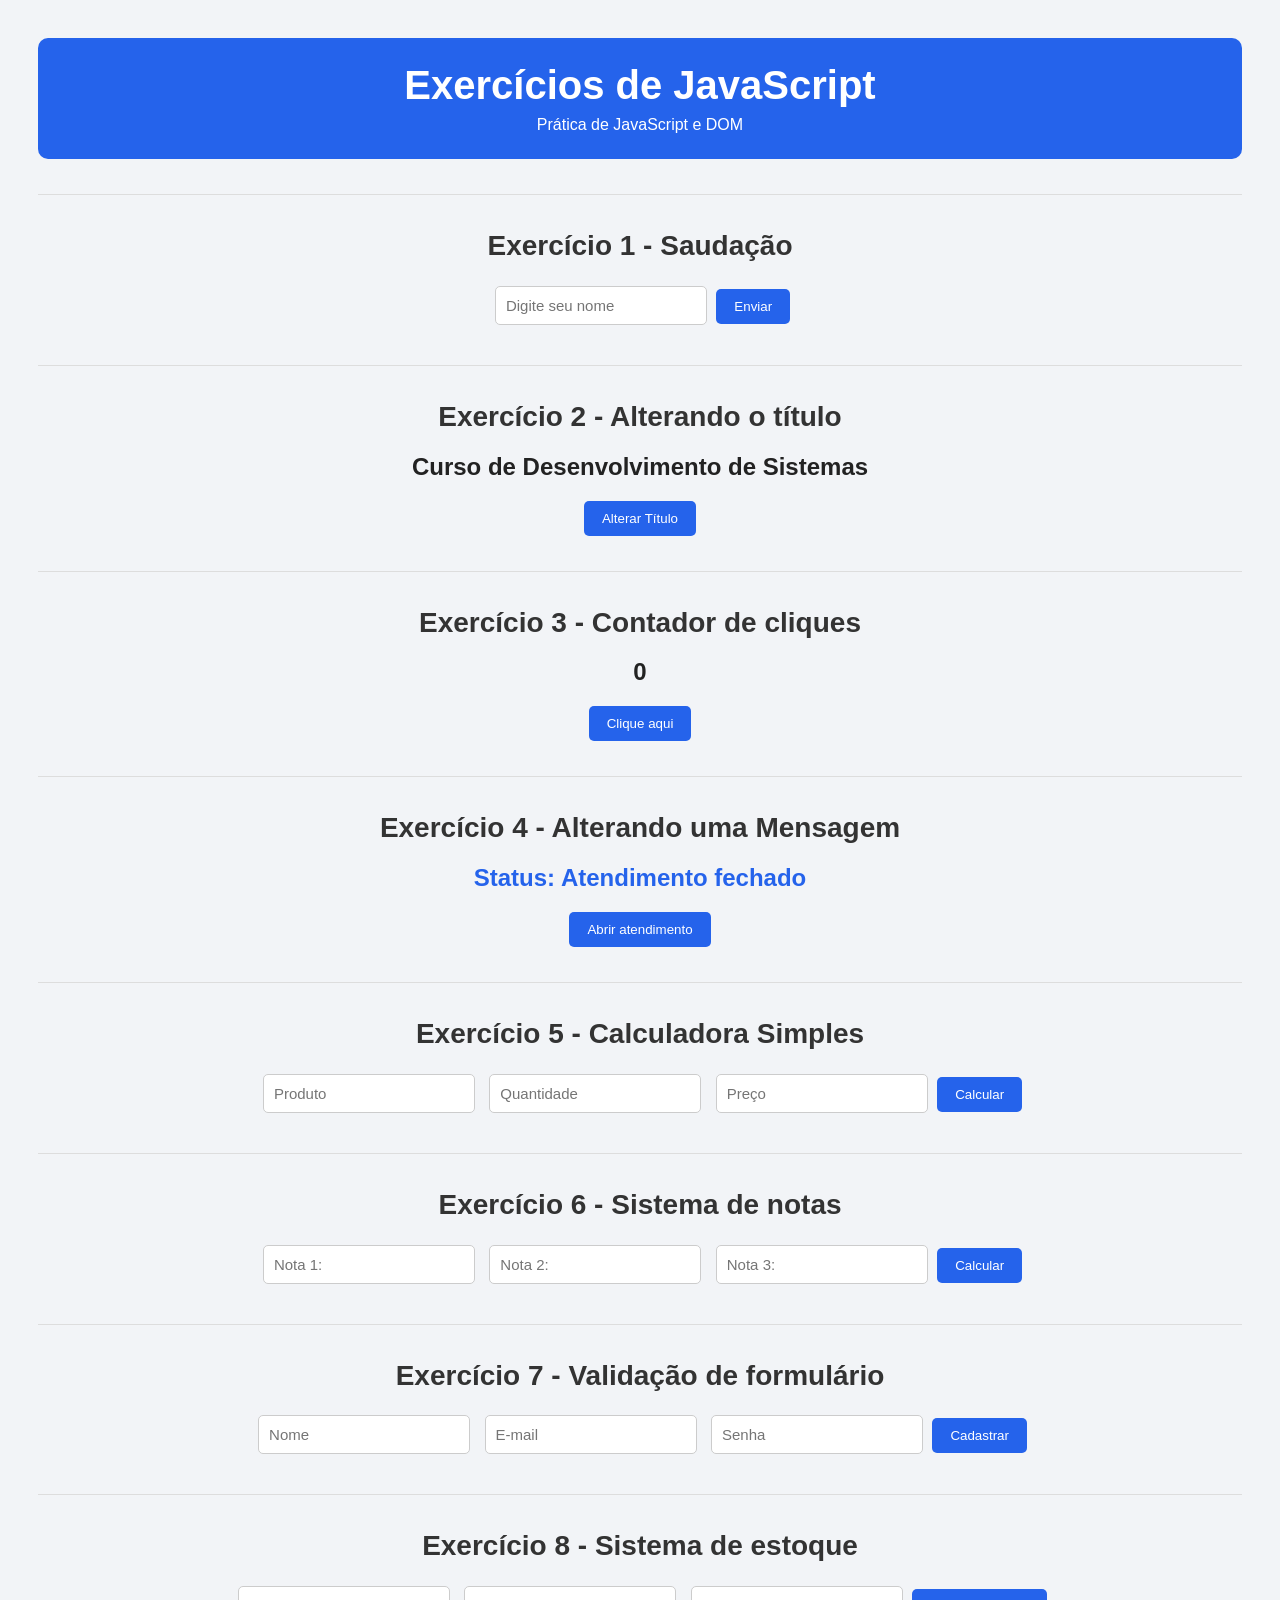
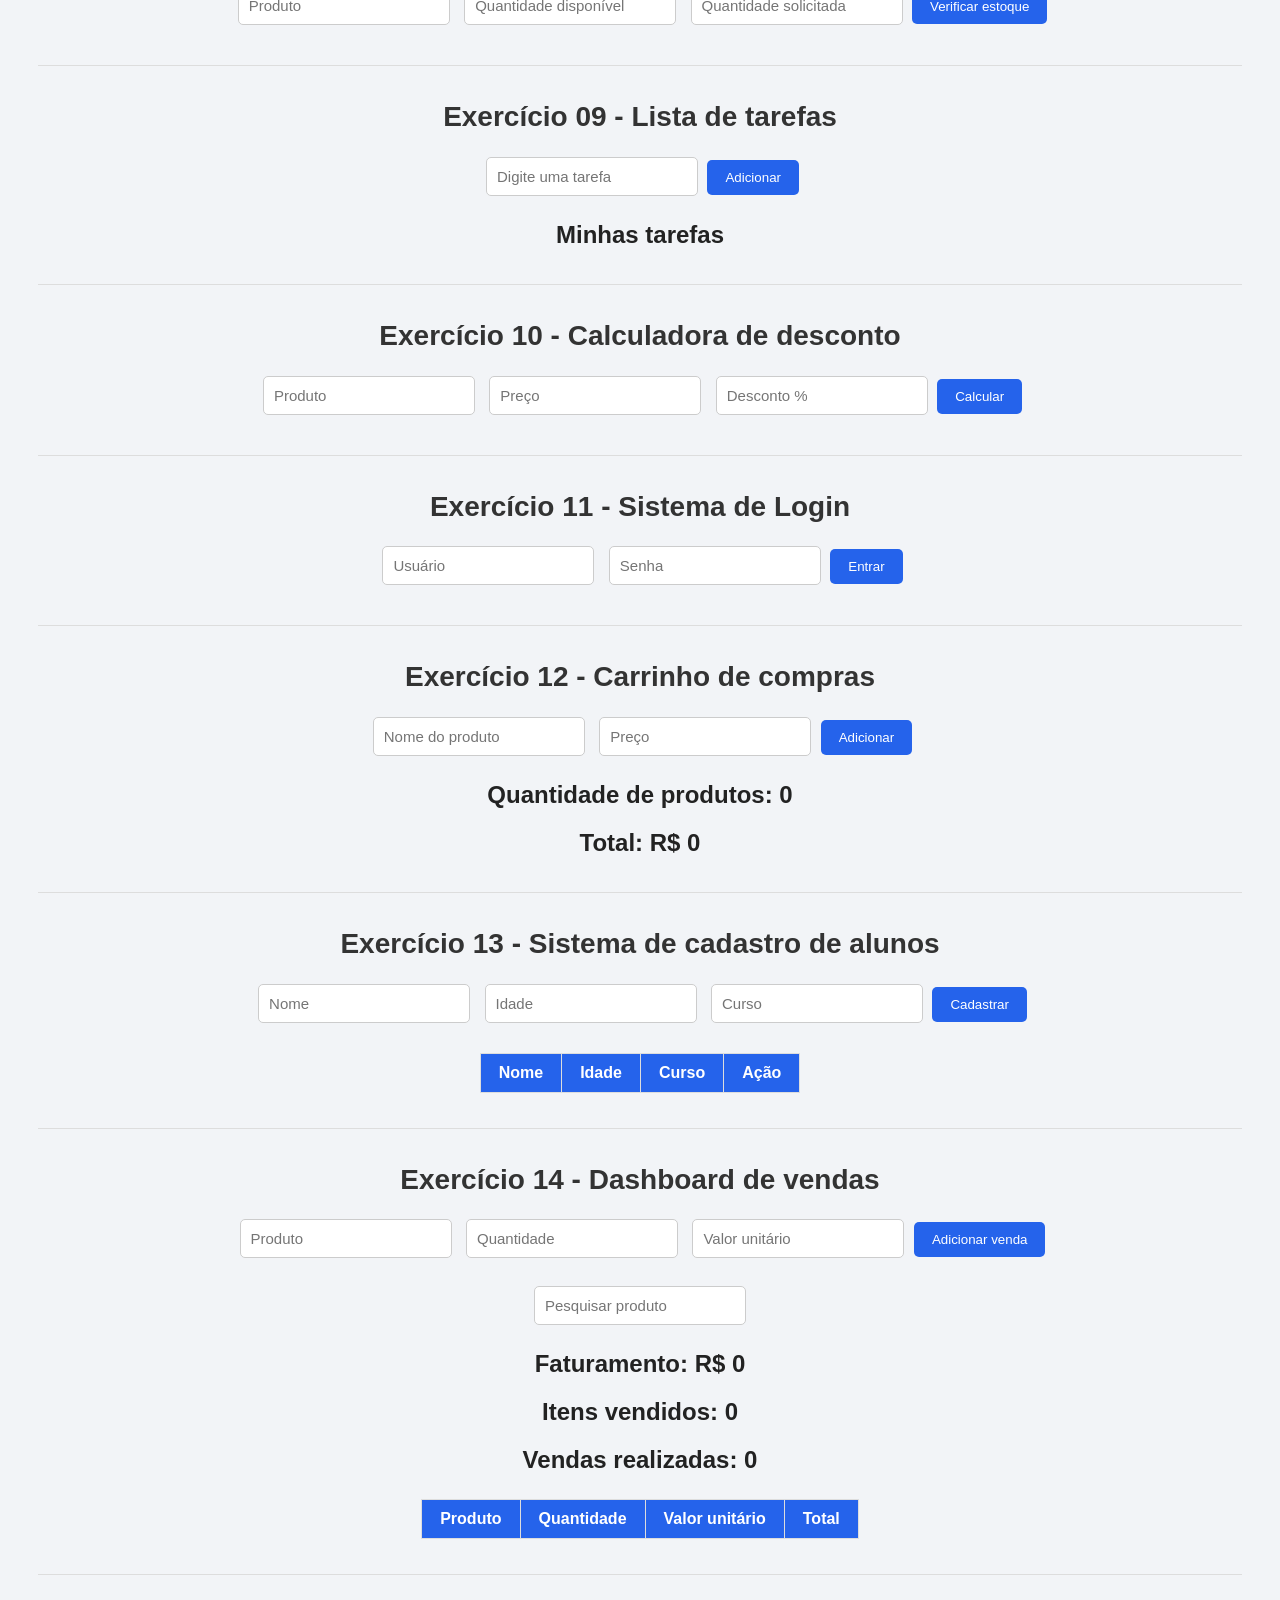
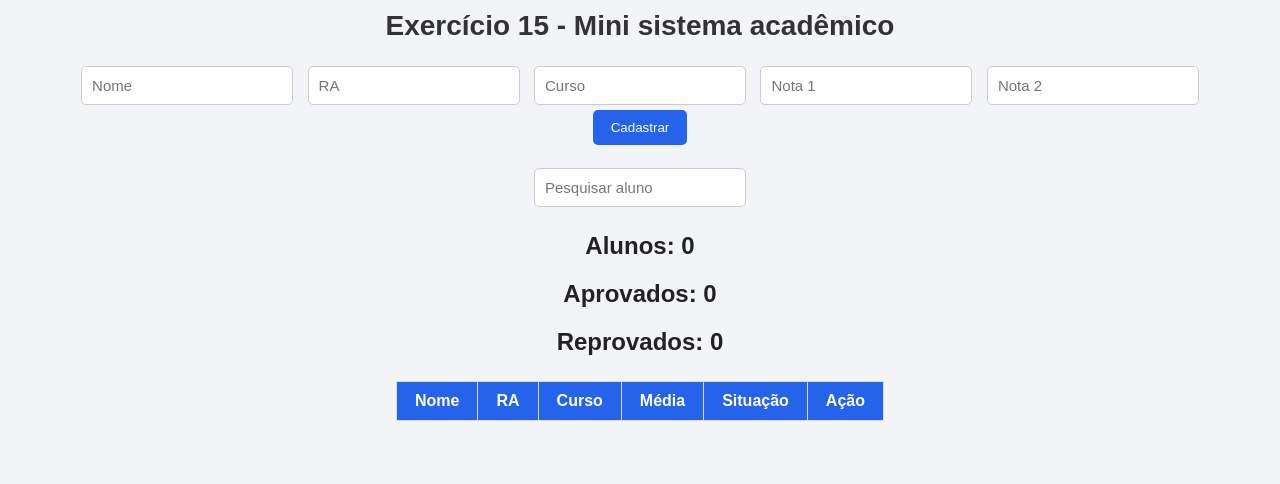
<file: index.html>
<!DOCTYPE html>
<html lang="en">
<head>
    <meta charset="UTF-8">
    <meta name="viewport" content="width=device-width, initial-scale=1.0">
    <title>EXERCÍCIOS DE JS</title>
    <link rel="stylesheet" href="style.css">
</head>
<body>

    <header class="cabecalho">
    <h1>Exercícios de JavaScript</h1>
    <p>Prática de JavaScript e DOM</p>
</header>

    <hr>



    <h1>Exercício 1 - Saudação</h1>

    <input type="text" id="nome1" placeholder="Digite seu nome">

    <button id="botao1">Enviar</button>

    <p id="mensagem1"></p>

    <hr>



    <h1>Exercício 2 - Alterando o título</h1>

    <h2 id="titulo2">
        Curso de Desenvolvimento de Sistemas
    </h2>

    <button id="btnAlterar2">
        Alterar Título
    </button>

    <hr>



    <h1>Exercício 3 - Contador de cliques</h1>

    <h2 id="contador3">0</h2>

    <button id="btnContador3">
        Clique aqui
    </button>

    <hr>



    <h1>Exercício 4 - Alterando uma Mensagem</h1>

    <div class="mensagem"><h2 id="status4">Status: Atendimento fechado</h2>
    </div>

    <button id="abrir4">Abrir atendimento</button>

    <hr>



    <h1>Exercício 5 - Calculadora Simples</h1>

    <input type="text" id="produto5" placeholder="Produto">

    <input type="number" id="quantidade5" placeholder="Quantidade">

    <input type="number" id="preco5" placeholder="Preço">

    <button id="calcular5">Calcular</button>

    <h2 id="resultado5"></h2>

    <hr>



    <h1>Exercício 6 - Sistema de notas</h1>

    <input type="number" id="nota1_6" placeholder="Nota 1:">

    <input type="number" id="nota2_6" placeholder="Nota 2:">

    <input type="number" id="nota3_6" placeholder="Nota 3:">

    <button id="calcular6">Calcular</button>

    <h2 id="resultado6"></h2>

    <h2 id="situacao6"></h2>

    <hr>



    <h1>Exercício 7 - Validação de formulário</h1>

    <input type="text" id="nome7" placeholder="Nome">

    <input type="email" id="email7" placeholder="E-mail">

    <input type="password" id="senha7" placeholder="Senha">

    <button id="cadastrar7">Cadastrar</button>

    <h2 id="resultado7"></h2>

    <hr>



    <h1>Exercício 8 - Sistema de estoque</h1>

    <input type="text" id="produto8" placeholder="Produto">

    <input type="number" id="disponivel8" placeholder="Quantidade disponível">

    <input type="number" id="solicitada8" placeholder="Quantidade solicitada">

    <button id="verificar8">Verificar estoque</button>

    <h2 id="resultado8"></h2>

    <hr>

    <h1>Exercício 09 - Lista de tarefas</h1>

    <input type="text" id="tarefa9" placeholder="Digite uma tarefa">

    <button id="adicionar9">Adicionar</button>

    <h2>Minhas tarefas</h2>

    <ul id="lista9"></ul>

    <hr>



    <h1>Exercício 10 - Calculadora de desconto</h1>

<input type="text" id="produto10" placeholder="Produto">
<input type="number" id="preco10" placeholder="Preço">
<input type="number" id="desconto10" placeholder="Desconto %">

<button id="calcular10">Calcular</button>

<h2 id="resultadoDesconto10"></h2>

<h2 id="resultadoFinal10"></h2>

<hr>




<h1>Exercício 11 - Sistema de Login</h1>

<div id="formulario11">

    <input type="text" id="usuario11" placeholder="Usuário">
    <input type="password" id="senha11" placeholder="Senha">

    <button id="entrar11">Entrar</button>

    <h2 id="resultado11"></h2>
</div>

<div id="area11" style="display: none;">
    <h2>Bem-vindo ao sistema acadêmico!</h2>
</div>

<hr>



<h1>Exercício 12 - Carrinho de compras</h1>

<input type="text" id="produto12" placeholder="Nome do produto">
<input type="number" id="preco12" placeholder="Preço">

<button id="adicionar12">Adicionar</button>

<h2>Quantidade de produtos: <span id="quantidade12">0</span></h2>

<ul id="carrinho12"></ul>

<h2 id="total12">Total: R$ 0</h2>

<hr>


<h1>Exercício 13 - Sistema de cadastro de alunos</h1>

<input type="text" id="nome13" placeholder="Nome">
<input type="number" id="idade13" placeholder="Idade">
<input type="text" id="curso13" placeholder="Curso">

<button id="cadastrar13">Cadastrar</button>

<table border="1">

    <thead>
        <tr>
            <th>Nome</th>
            <th>Idade</th>
            <th>Curso</th>
            <th>Ação</th>
        </tr>
    </thead>

    <tbody id="tabela13"></tbody>

</table>

<hr>



<h1>Exercício 14 - Dashboard de vendas</h1>

<input type="text" id="produto14" placeholder="Produto">
<input type="number" id="quantidade14" placeholder="Quantidade">
<input type="number" id="valor14" placeholder="Valor unitário">

<button id="adicionar14">Adicionar venda</button>

<br>
<br>

<input type="text" id="pesquisa14" placeholder="Pesquisar produto">

<h2 id="faturamento14">Faturamento: R$ 0</h2>

<h2 id="itens14">Itens vendidos: 0</h2>

<h2 id="vendas14">Vendas realizadas: 0</h2>

<table border="1">

    <thead>
        <tr>
            <th>Produto</th>
            <th>Quantidade</th>
            <th>Valor unitário</th>
            <th>Total</th>
        </tr>
    </thead>

    <tbody id="tabela14"></tbody>

</table>

<hr>



<h1>Exercício 15 - Mini sistema acadêmico</h1>

<input type="text" id="nome15" placeholder="Nome">
<input type="text" id="ra15" placeholder="RA">
<input type="text" id="curso15" placeholder="Curso">
<input type="number" id="nota1_15" placeholder="Nota 1">
<input type="number" id="nota2_15" placeholder="Nota 2">

<button id="cadastrar15">Cadastrar</button>

<br>
<br>

<input type="text" id="pesquisa15" placeholder="Pesquisar aluno">

<h2 id="contadorAlunos15">Alunos: 0</h2>

<h2 id="contadorAprovados15">Aprovados: 0</h2>

<h2 id="contadorReprovados15">Reprovados: 0</h2>

<table border="1">

    <thead>

        <tr>
            <th>Nome</th>
            <th>RA</th>
            <th>Curso</th>
            <th>Média</th>
            <th>Situação</th>
            <th>Ação</th>
        </tr>

    </thead>

    <tbody id="tabela15"></tbody>

</table>

    <script src="script.js"></script>

</body>
</html>
</file>
<file: style.css>
body {
    font-family: Arial, sans-serif;
    background-color: #f2f4f7;
    text-align: center;
    padding: 30px;
    color: #222;
}

main {
    background-color: white;
    max-width: 800px;
    margin: auto;
    padding: 30px;
    border-radius: 10px;
}

.cabecalho {
    background-color: #2563eb;
    color: white;
    padding: 25px;
    border-radius: 10px;
    margin-bottom: 30px;
}

.cabecalho h1 {
    color: white;
    font-size: 40px;
    margin: 0;
}

.cabecalho p {
    color: white;
    margin: 8px 0 0;
    font-size: 16px;
}

.pagina h1 {
    color: #2563eb;
    font-size: 40px;
}

h1 {
    color: #333;
    font-size: 28px;
}

p {
    font-size: 17px;
}

button {
    background-color: #2563eb;
    color: white;
    border: none;
    padding: 10px 18px;
    border-radius: 5px;
    cursor: pointer;
}

button:hover {
    background-color: #1d4ed8;
}

input {
    padding: 10px;
    margin: 5px;
    border: 1px solid #ccc;
    border-radius: 5px;
    font-size: 15px;
}

input:focus {
    outline: none;
    border-color: #2563eb;
}

hr {
    border: none;
    border-top: 1px solid #ddd;
    margin: 35px 0;
}

.mensagem h2 {
    color: #2563eb;
}

ul {
    list-style: none;
    padding: 0;
}

li {
    background-color: #f2f4f7;
    padding: 10px;
    margin: 5px auto;
    border-radius: 5px;
    max-width: 400px;
}

table {
    margin: 25px auto;
    border-collapse: collapse;
}

th {
    background-color: #2563eb;
    color: white;
}

th,
td {
    padding: 10px 18px;
    border: 1px solid #ddd;
    text-align: center;
}

td button {
    background-color: #dc2626;
}

td button:hover {
    background-color: #b91c1c;
}
</file>
